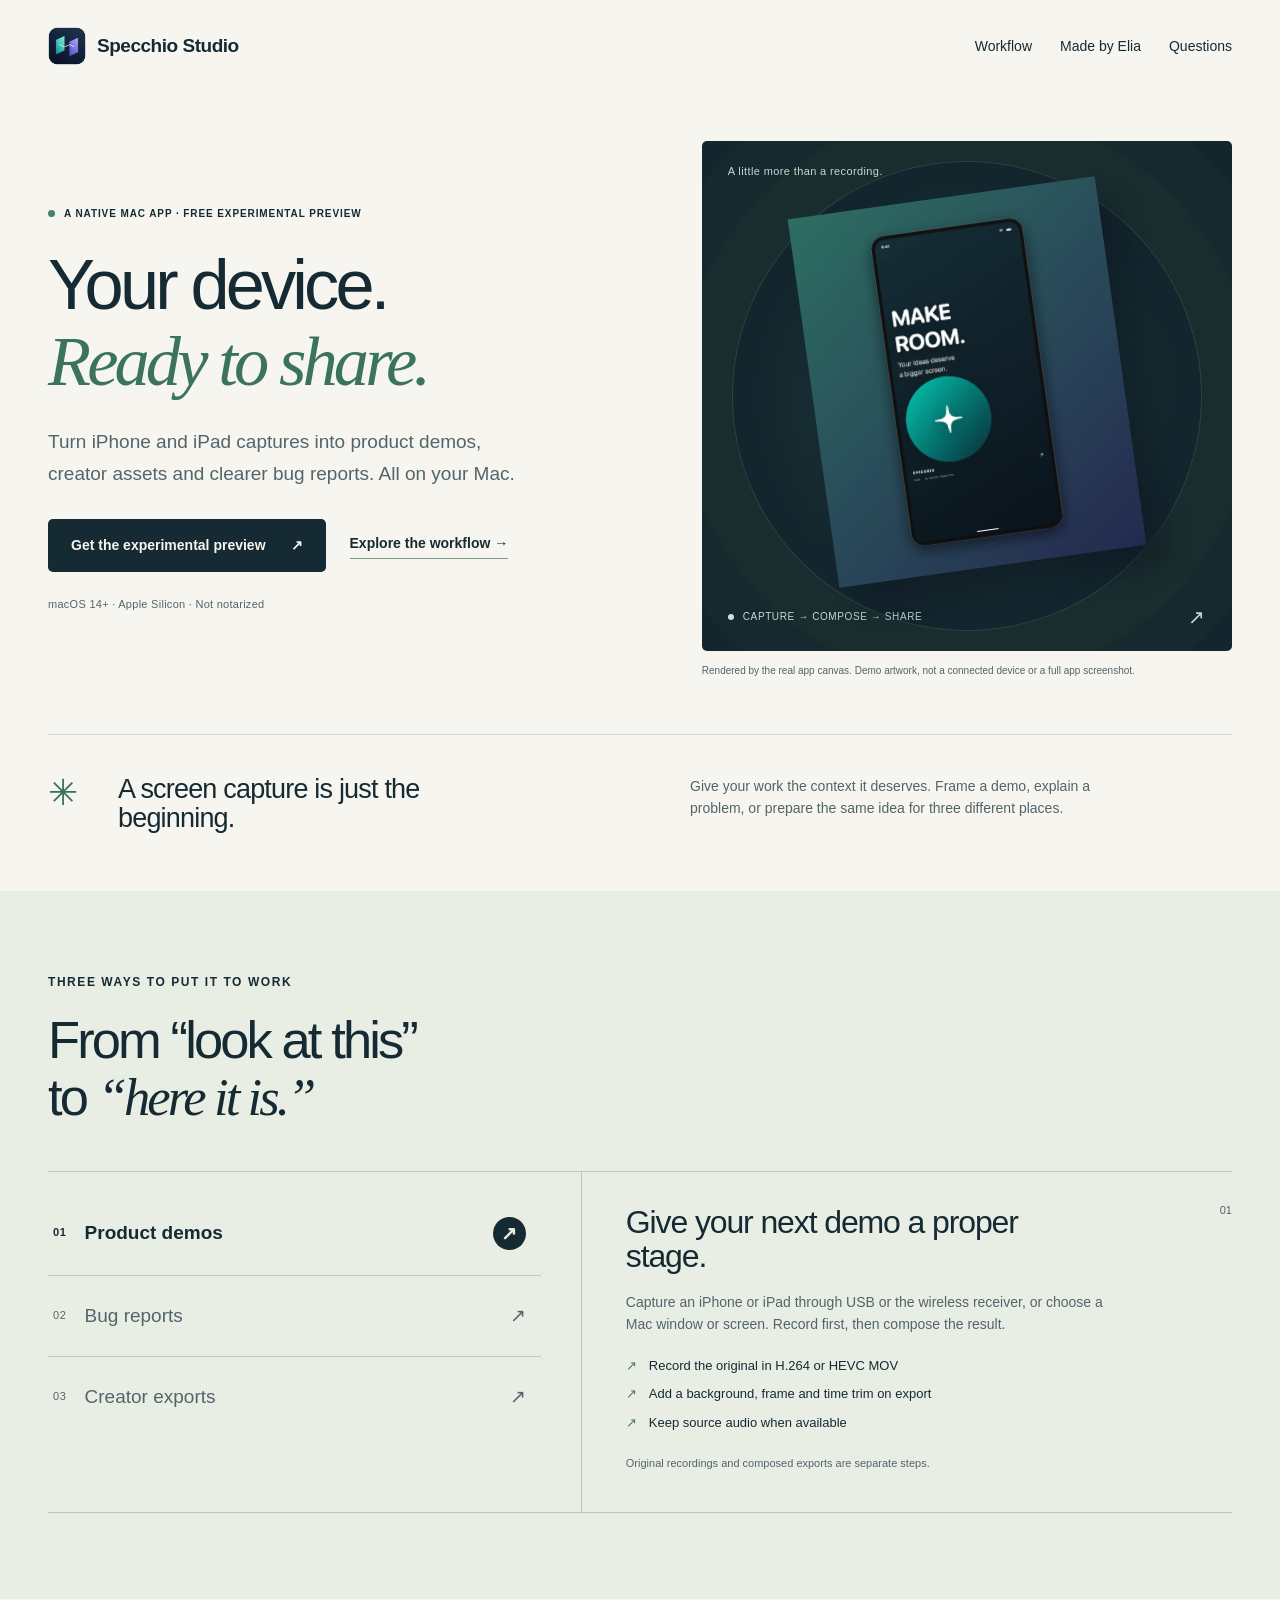
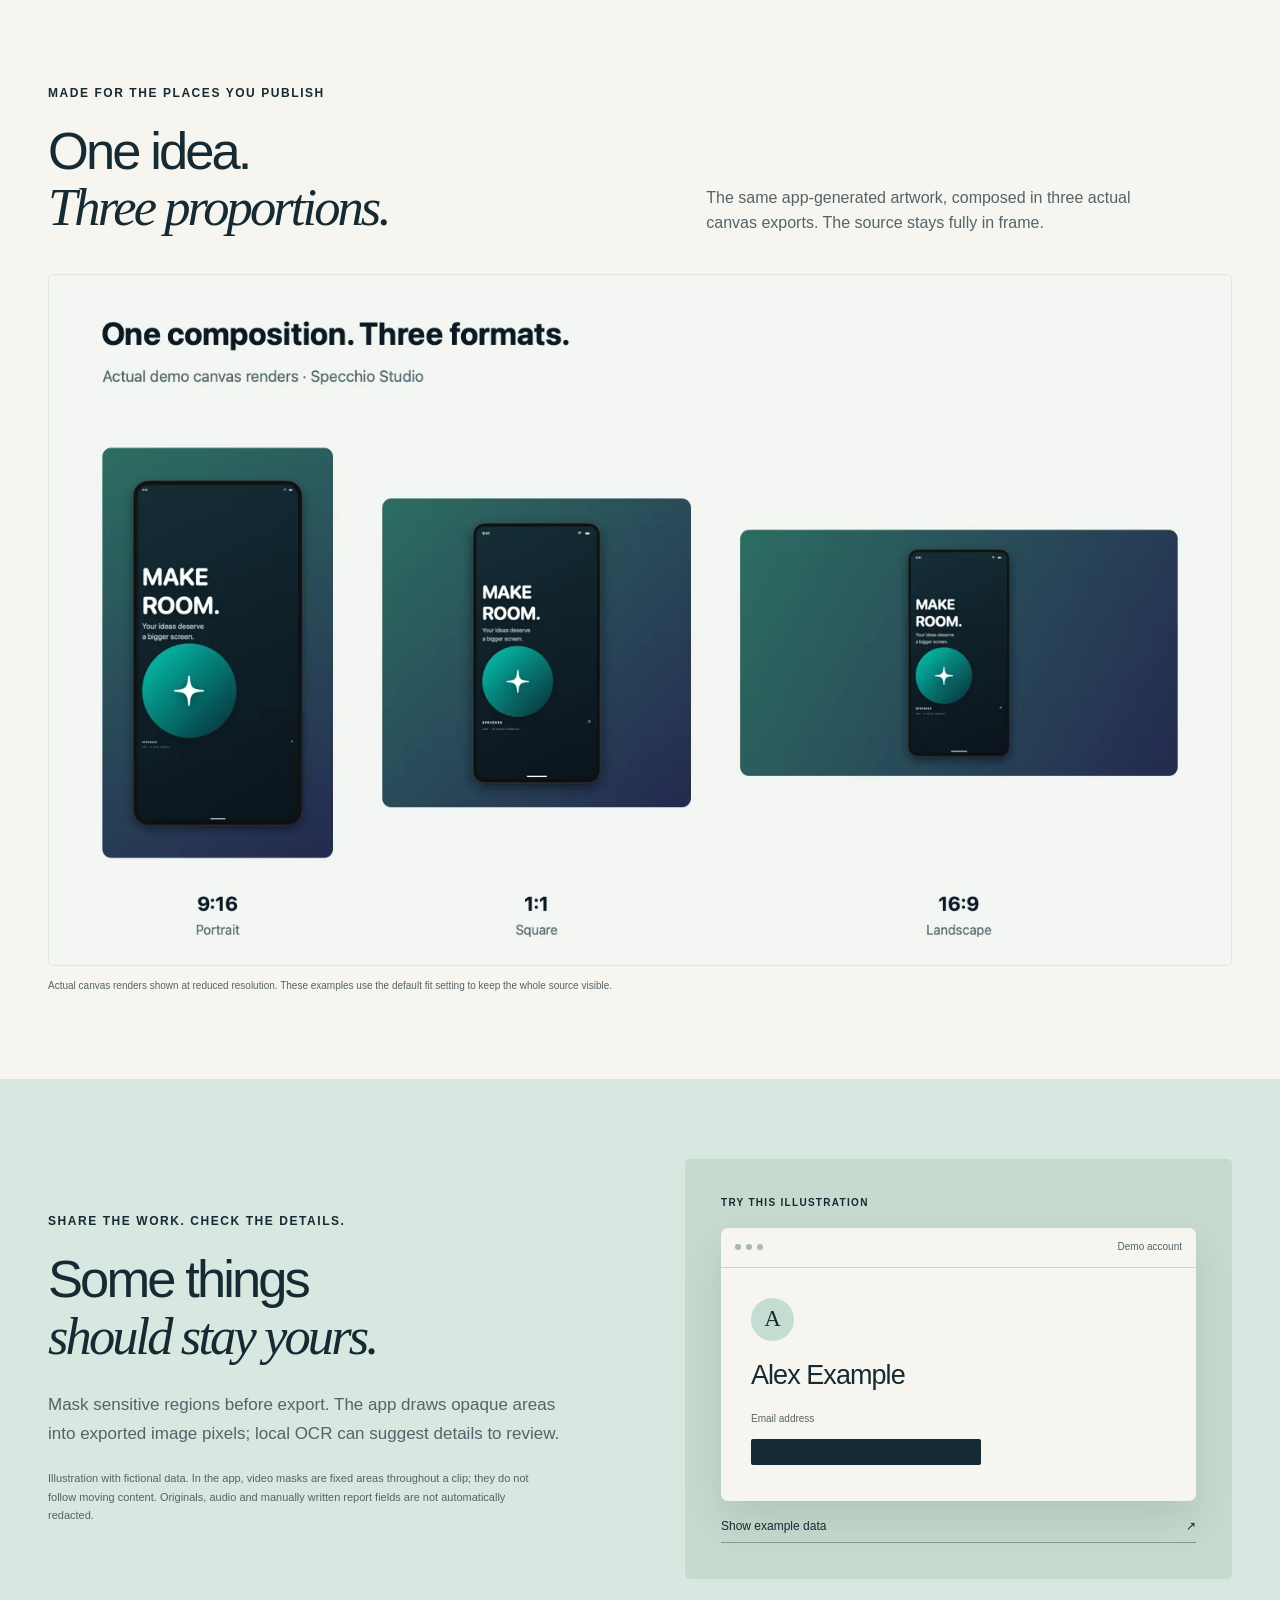
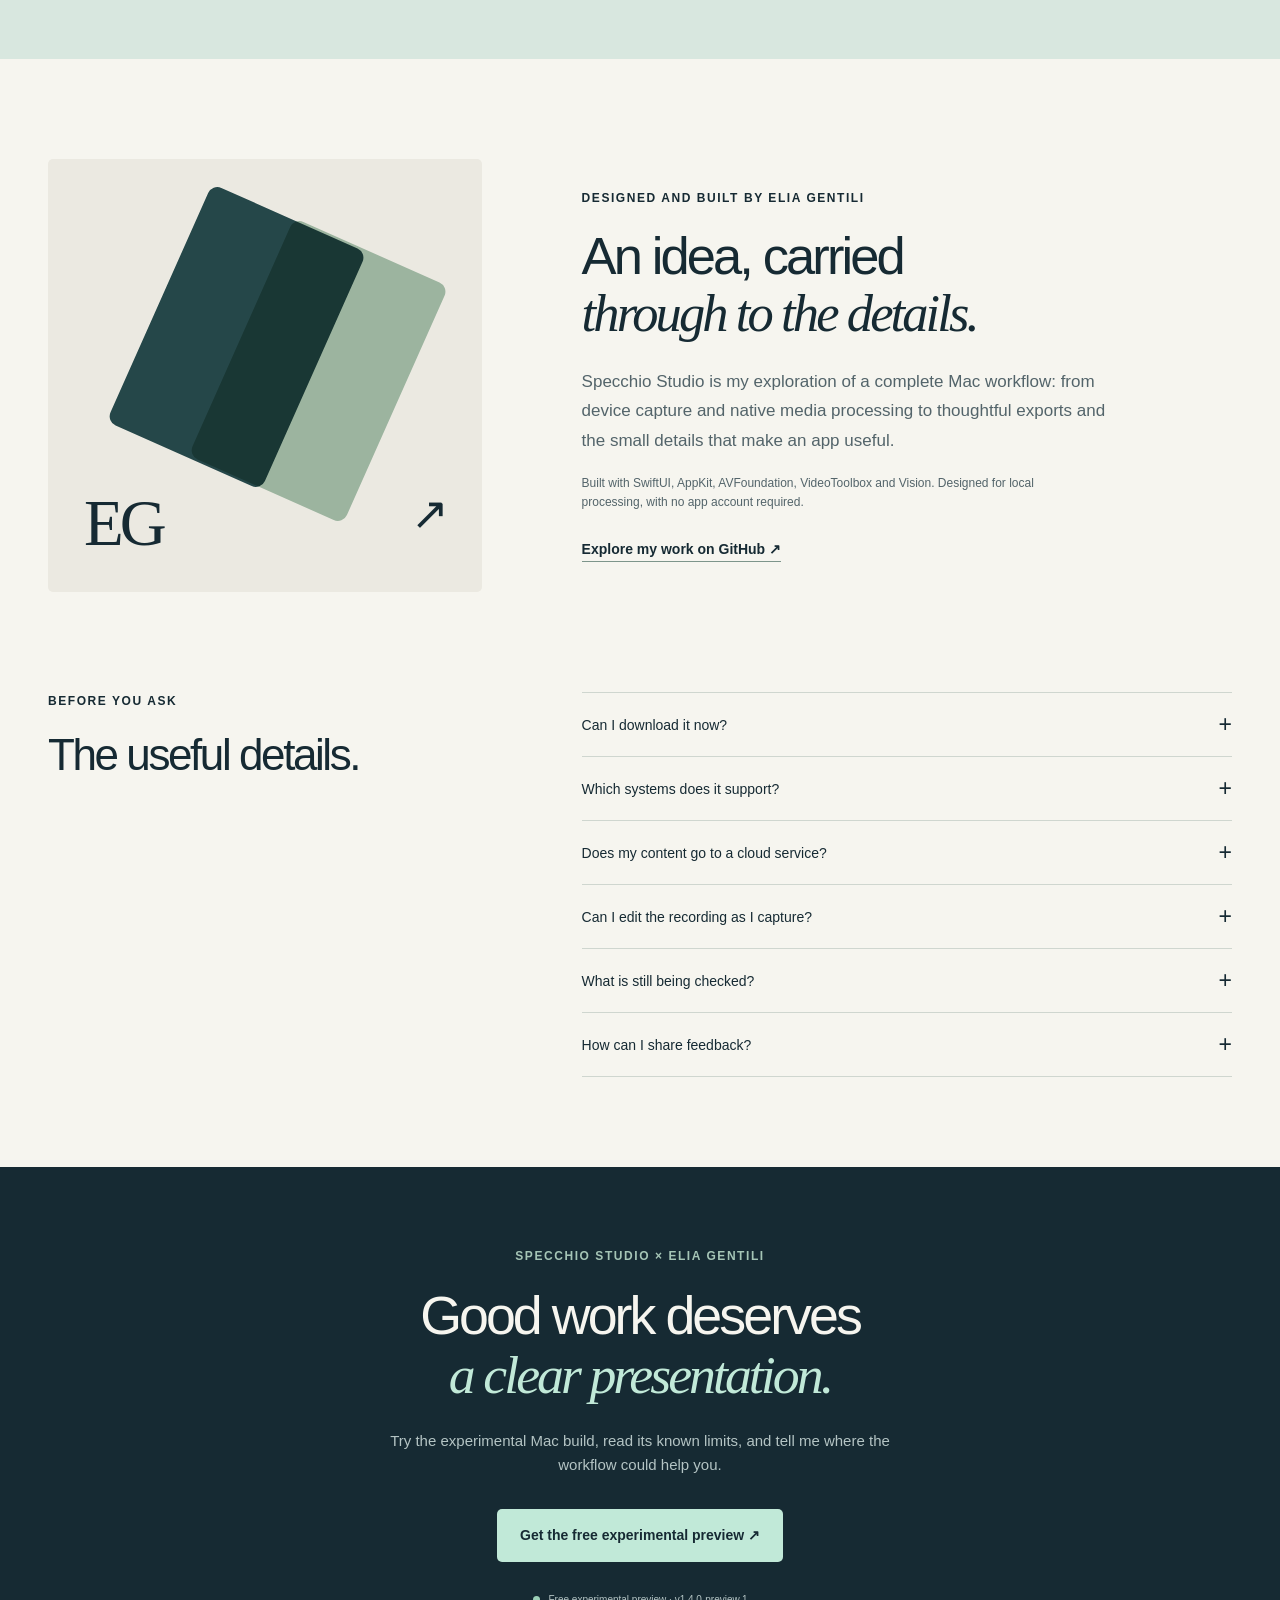
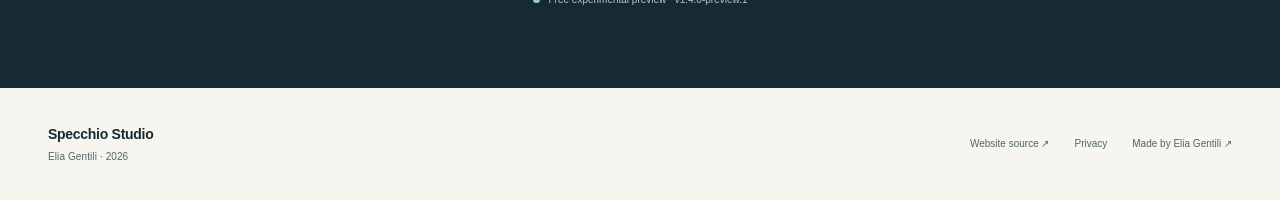
<file: docs/index.html>
<!doctype html>
<html lang="en" class="no-js"><head><meta charset="utf-8"><meta name="viewport" content="width=device-width, initial-scale=1">
<title>Specchio Studio — Your device. Ready to share.</title><meta name="description" content="A native Mac workflow by Elia Gentili for iPhone and iPad demos, annotated bug reports and creator exports. Free experimental preview for Apple Silicon Macs.">
<meta name="theme-color" content="#f6f5ef"><meta name="color-scheme" content="light">
<link rel="canonical" href="https://eliagentili.github.io/specchio-studio-site/">
<meta property="og:type" content="website"><meta property="og:title" content="Specchio Studio — Your device. Ready to share."><meta property="og:description" content="A native Mac workflow by Elia Gentili for iPhone and iPad demos, annotated bug reports and creator exports. Free experimental preview for Apple Silicon Macs."><meta property="og:url" content="https://eliagentili.github.io/specchio-studio-site/"><meta property="og:site_name" content="Specchio Studio"><meta property="og:locale" content="en_US"><meta property="og:image" content="https://eliagentili.github.io/specchio-studio-site/assets/social-card.png?v=be435b862655"><meta property="og:image:width" content="1200"><meta property="og:image:height" content="630"><meta property="og:image:alt" content="Specchio Studio — Elia Gentili">
<meta name="twitter:image:alt" content="Specchio Studio — Elia Gentili"><meta name="twitter:card" content="summary_large_image"><meta name="twitter:title" content="Specchio Studio — Your device. Ready to share."><meta name="twitter:description" content="A native Mac workflow by Elia Gentili for iPhone and iPad demos, annotated bug reports and creator exports. Free experimental preview for Apple Silicon Macs."><meta name="twitter:image" content="https://eliagentili.github.io/specchio-studio-site/assets/social-card.png?v=be435b862655">
<link rel="icon" href="assets/favicon.svg?v=3a76e3d73c35" type="image/svg+xml"><link rel="apple-touch-icon" href="assets/app-icon.png?v=c1a6d2e380df"><link rel="stylesheet" href="styles.css?v=45651c10a073"><script src="site.js?v=a2feb72e18ea" defer></script><script type="application/ld+json">{"@context": "https://schema.org", "@type": "WebSite", "name": "Specchio Studio", "url": "https://eliagentili.github.io/specchio-studio-site/", "inLanguage": "en", "description": "A native Mac workflow by Elia Gentili for iPhone and iPad demos, annotated bug reports and creator exports. Free experimental preview for Apple Silicon Macs.", "author": {"@type": "Person", "name": "Elia Gentili", "url": "https://github.com/eliagentili"}}</script></head><body><a class="skip" href="#main">Skip to content</a>
<header class="shell header"><a class="brand" href="./" aria-label="Specchio Studio"><img src="assets/app-icon.png?v=c1a6d2e380df" width="38" height="38" alt=""><span>Specchio Studio</span></a><nav aria-label="Main navigation"><a href="#workflow">Workflow</a><a href="#maker">Made by Elia</a><a href="#questions">Questions</a></nav></header>
<main id="main">
<section class="shell hero"><div class="hero-copy"><p class="eyebrow status"><span></span>A native Mac app · Free experimental preview</p><h1>Your device.<br><em>Ready to share.</em></h1><p class="hero-intro">Turn iPhone and iPad captures into product demos, creator assets and clearer bug reports. All on your Mac.</p><div class="actions"><a class="button" href="https://github.com/eliagentili/specchio-studio/releases/tag/v1.4.0-preview.1">Get the experimental preview <span aria-hidden="true">↗</span></a><a class="text-link" href="#workflow">Explore the workflow <span aria-hidden="true">→</span></a></div><p class="requirements">macOS 14+ · Apple Silicon · Not notarized</p></div><figure class="hero-figure"><div class="stage"><p class="stage-label">A little more than a recording.</p><div class="stage-orbit" aria-hidden="true"></div><img class="hero-art" src="assets/demo-preview.webp?v=de64c05fa2f3" width="1000" height="1200" alt="Actual app-generated demo composition: MAKE ROOM artwork in a generic device frame on a green and navy background." fetchpriority="high"><div class="stage-bottom"><span class="stage-dot"></span>Capture → Compose → Share<span aria-hidden="true">↗</span></div></div><figcaption>Rendered by the real app canvas. Demo artwork, not a connected device or a full app screenshot.</figcaption></figure></section>
<div class="shell bridge"><span class="asterisk" aria-hidden="true">✳</span><h2>A screen capture is just the beginning.</h2><p>Give your work the context it deserves. Frame a demo, explain a problem, or prepare the same idea for three different places.</p></div>
<section class="workflow-wrap" id="workflow"><div class="shell"><p class="eyebrow">Three ways to put it to work</p><h2 class="section-title">From “look at this”<br>to <em>“here it is.”</em></h2><div class="workflow"><div class="workflow-tabs" role="tablist" aria-label="Workflows"><button id="tab-0" class="workflow-tab" role="tab" aria-selected="true" aria-controls="panel-0" tabindex="0" type="button"><span>01</span>Product demos<span class="tab-arrow" aria-hidden="true">↗</span></button><button id="tab-1" class="workflow-tab" role="tab" aria-selected="false" aria-controls="panel-1" tabindex="-1" type="button"><span>02</span>Bug reports<span class="tab-arrow" aria-hidden="true">↗</span></button><button id="tab-2" class="workflow-tab" role="tab" aria-selected="false" aria-controls="panel-2" tabindex="-1" type="button"><span>03</span>Creator exports<span class="tab-arrow" aria-hidden="true">↗</span></button></div><div class="workflow-panels"><section id="panel-0" class="workflow-panel" role="tabpanel" aria-labelledby="tab-0" tabindex="0" ><span class="panel-number" aria-hidden="true">01</span><h3>Give your next demo a proper stage.</h3><p>Capture an iPhone or iPad through USB or the wireless receiver, or choose a Mac window or screen. Record first, then compose the result.</p><ul><li>Record the original in H.264 or HEVC MOV</li><li>Add a background, frame and time trim on export</li><li>Keep source audio when available</li></ul><p class="fine">Original recordings and composed exports are separate steps.</p></section><section id="panel-1" class="workflow-panel" role="tabpanel" aria-labelledby="tab-1" tabindex="0" hidden><span class="panel-number" aria-hidden="true">02</span><h3>Make the problem easier to understand.</h3><p>Put steps, expected behavior and the actual result beside an annotated screenshot. Export one folder with Markdown, JSON and image attachments.</p><ul><li>Annotate and extract text with local OCR</li><li>Draw opaque masks or review OCR suggestions</li><li>Unmasked originals are excluded by default</li></ul><p class="fine">Review report text and attachments before sharing. Detection can miss sensitive details.</p></section><section id="panel-2" class="workflow-panel" role="tabpanel" aria-labelledby="tab-2" tabindex="0" hidden><span class="panel-number" aria-hidden="true">03</span><h3>One composition. More places to share it.</h3><p>Prepare portrait, square and landscape assets together, with a cover and a file manifest. Save a style to make the next export feel consistent.</p><ul><li>9:16, 1:1 and 16:9 image or video packages</li><li>A cover with an optional title</li><li>Reusable backgrounds, framing and orientation</li></ul><p class="fine">Video presets: 1080 × 1920, 1080 × 1080 and 1920 × 1080.</p></section></div></div></div></section>
<section class="shell formats"><div class="split-heading"><div><p class="eyebrow">Made for the places you publish</p><h2 class="section-title">One idea.<br><em>Three proportions.</em></h2></div><p>The same app-generated artwork, composed in three actual canvas exports. The source stays fully in frame.</p></div><figure><img src="assets/formats-proof.webp?v=714dd4285ab8" width="1440" height="840" alt="Three real app canvas renders of the same demo in portrait 9:16, square 1:1 and landscape 16:9." loading="lazy"><figcaption>Actual canvas renders shown at reduced resolution. These examples use the default fit setting to keep the whole source visible.</figcaption></figure></section>
<section class="privacy-wrap"><div class="shell privacy-grid"><div><p class="eyebrow">Share the work. Check the details.</p><h2 class="section-title">Some things<br><em>should stay yours.</em></h2><p class="section-body">Mask sensitive regions before export. The app draws opaque areas into exported image pixels; local OCR can suggest details to review.</p><p class="fine">Illustration with fictional data. In the app, video masks are fixed areas throughout a clip; they do not follow moving content. Originals, audio and manually written report fields are not automatically redacted.</p></div><div class="privacy-example"><p class="eyebrow">Try this illustration</p><div class="sample-card"><div class="sample-bar"><span></span><span></span><span></span><span class="sample-title">Demo account</span></div><div class="sample-content"><span class="avatar" aria-hidden="true">A</span><h3>Alex Example</h3><p>Email address</p><div class="sample-value" aria-live="polite"><span class="mask-placeholder">Masked in this illustration</span><span class="example-email" hidden>demo@example.invalid</span></div></div></div><button class="mask-toggle" type="button" aria-pressed="false" data-show="Show example data" data-hide="Hide example data">Show example data <span aria-hidden="true">↗</span></button></div></div></section>
<section class="shell maker" id="maker"><div class="maker-mark" aria-hidden="true"><div class="mirror-one"></div><div class="mirror-two"></div><span>EG<span>↗</span></span></div><div><p class="eyebrow">Designed and built by Elia Gentili</p><h2 class="section-title">An idea, carried<br><em>through to the details.</em></h2><p class="section-body">Specchio Studio is my exploration of a complete Mac workflow: from device capture and native media processing to thoughtful exports and the small details that make an app useful.</p><p class="maker-stack">Built with SwiftUI, AppKit, AVFoundation, VideoToolbox and Vision. Designed for local processing, with no app account required.</p><a class="text-link" href="https://github.com/eliagentili">Explore my work on GitHub ↗</a></div></section>
<section class="shell questions" id="questions"><div><p class="eyebrow">Before you ask</p><h2 class="section-title">The useful details.</h2></div><div class="faq-list"><details><summary>Can I download it now?<span aria-hidden="true">+</span></summary><p>Yes. The free experimental preview v1.4.0-preview.1 includes the app ZIP, corresponding source and checksums. It is signed ad hoc and is not notarized; Gatekeeper assessment rejects this build. Read the requirements, known limits and open rights questions on the <a href="https://github.com/eliagentili/specchio-studio/releases/tag/v1.4.0-preview.1">release page</a> before downloading.</p></details><details><summary>Which systems does it support?<span aria-hidden="true">+</span></summary><p>The current target is macOS 14 or later on Apple Silicon. The app captures iPhone, iPad and Mac sources. There are no Windows or Linux versions. Starting with version 1.4, the app interface supports English and Italian; choose your language in the app settings.</p></details><details><summary>Does my content go to a cloud service?<span aria-hidden="true">+</span></summary><p>Capture, OCR and composition run locally on your Mac, without an app account. This website has no analytics, advertising, remote fonts or third-party embeds. GitHub hosts it and handles ordinary request data.</p></details><details><summary>Can I edit the recording as I capture?<span aria-hidden="true">+</span></summary><p>The app records the source first. You then open the video composition tool to add framing, backgrounds, trim and fixed privacy masks. Composed video exports use H.264.</p></details><details><summary>What is still being checked?<span aria-hidden="true">+</span></summary><p>More tests with physical devices, long sessions and first launch on another Mac are pending. The current local build is not notarized. Code and asset provenance, name availability and distribution rights also need review before a stable release.</p></details><details><summary>How can I share feedback?<span aria-hidden="true">+</span></summary><p>Use the public website repository for suggestions about the project and its presentation. Do not include personal data or private recordings in a public issue.</p></details></div></section>
<section class="closing"><div class="shell"><p class="eyebrow">Specchio Studio × Elia Gentili</p><h2 class="section-title">Good work deserves<br><em>a clear presentation.</em></h2><p>Try the experimental Mac build, read its known limits, and tell me where the workflow could help you.</p><a class="button light" href="https://github.com/eliagentili/specchio-studio/releases/tag/v1.4.0-preview.1">Get the free experimental preview ↗</a><p class="closing-status"><span></span>Free experimental preview · v1.4.0-preview.1</p></div></section></main><footer class="shell footer"><a class="wordmark" href="./">Specchio Studio<span class="footer-by">Elia Gentili · 2026</span></a><div><a href="https://github.com/eliagentili/specchio-studio-site">Website source ↗</a><a href="privacy.html">Privacy</a><a href="https://github.com/eliagentili">Made by Elia Gentili ↗</a></div></footer></body></html>
</file>
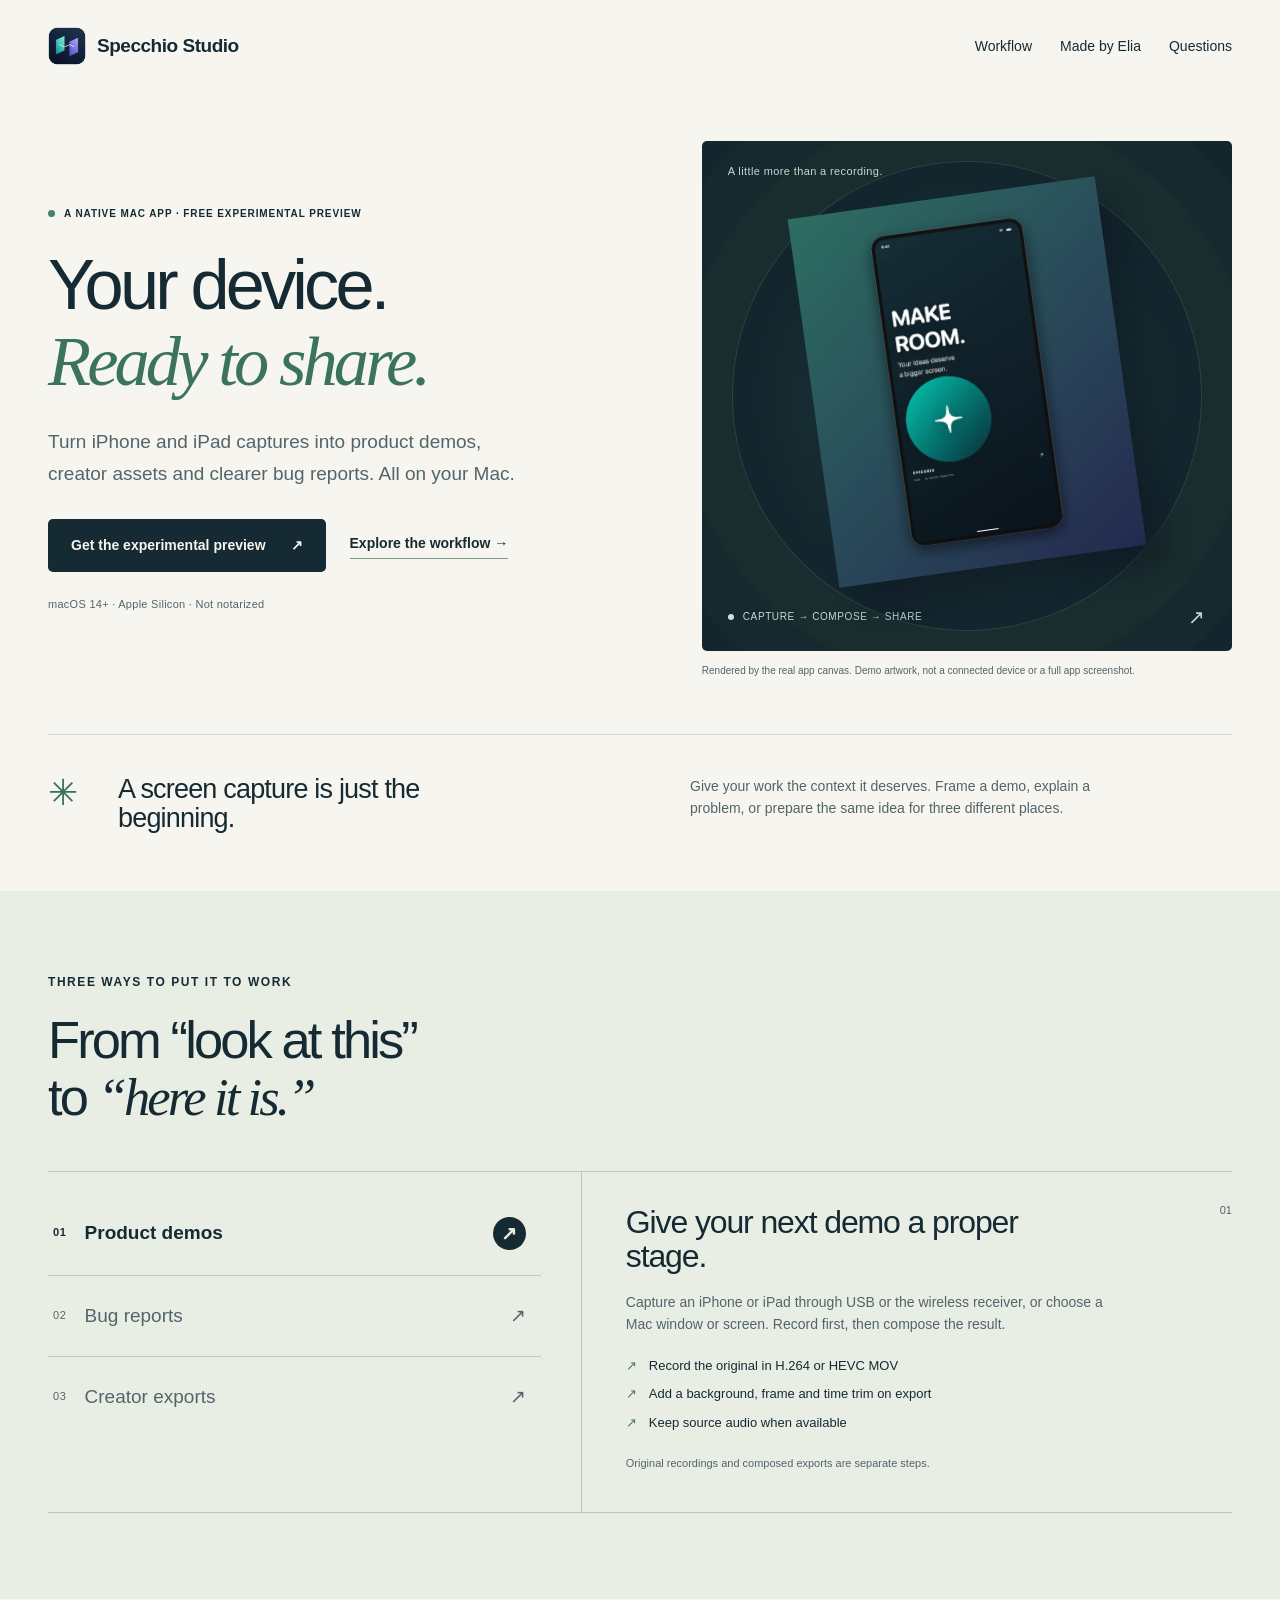
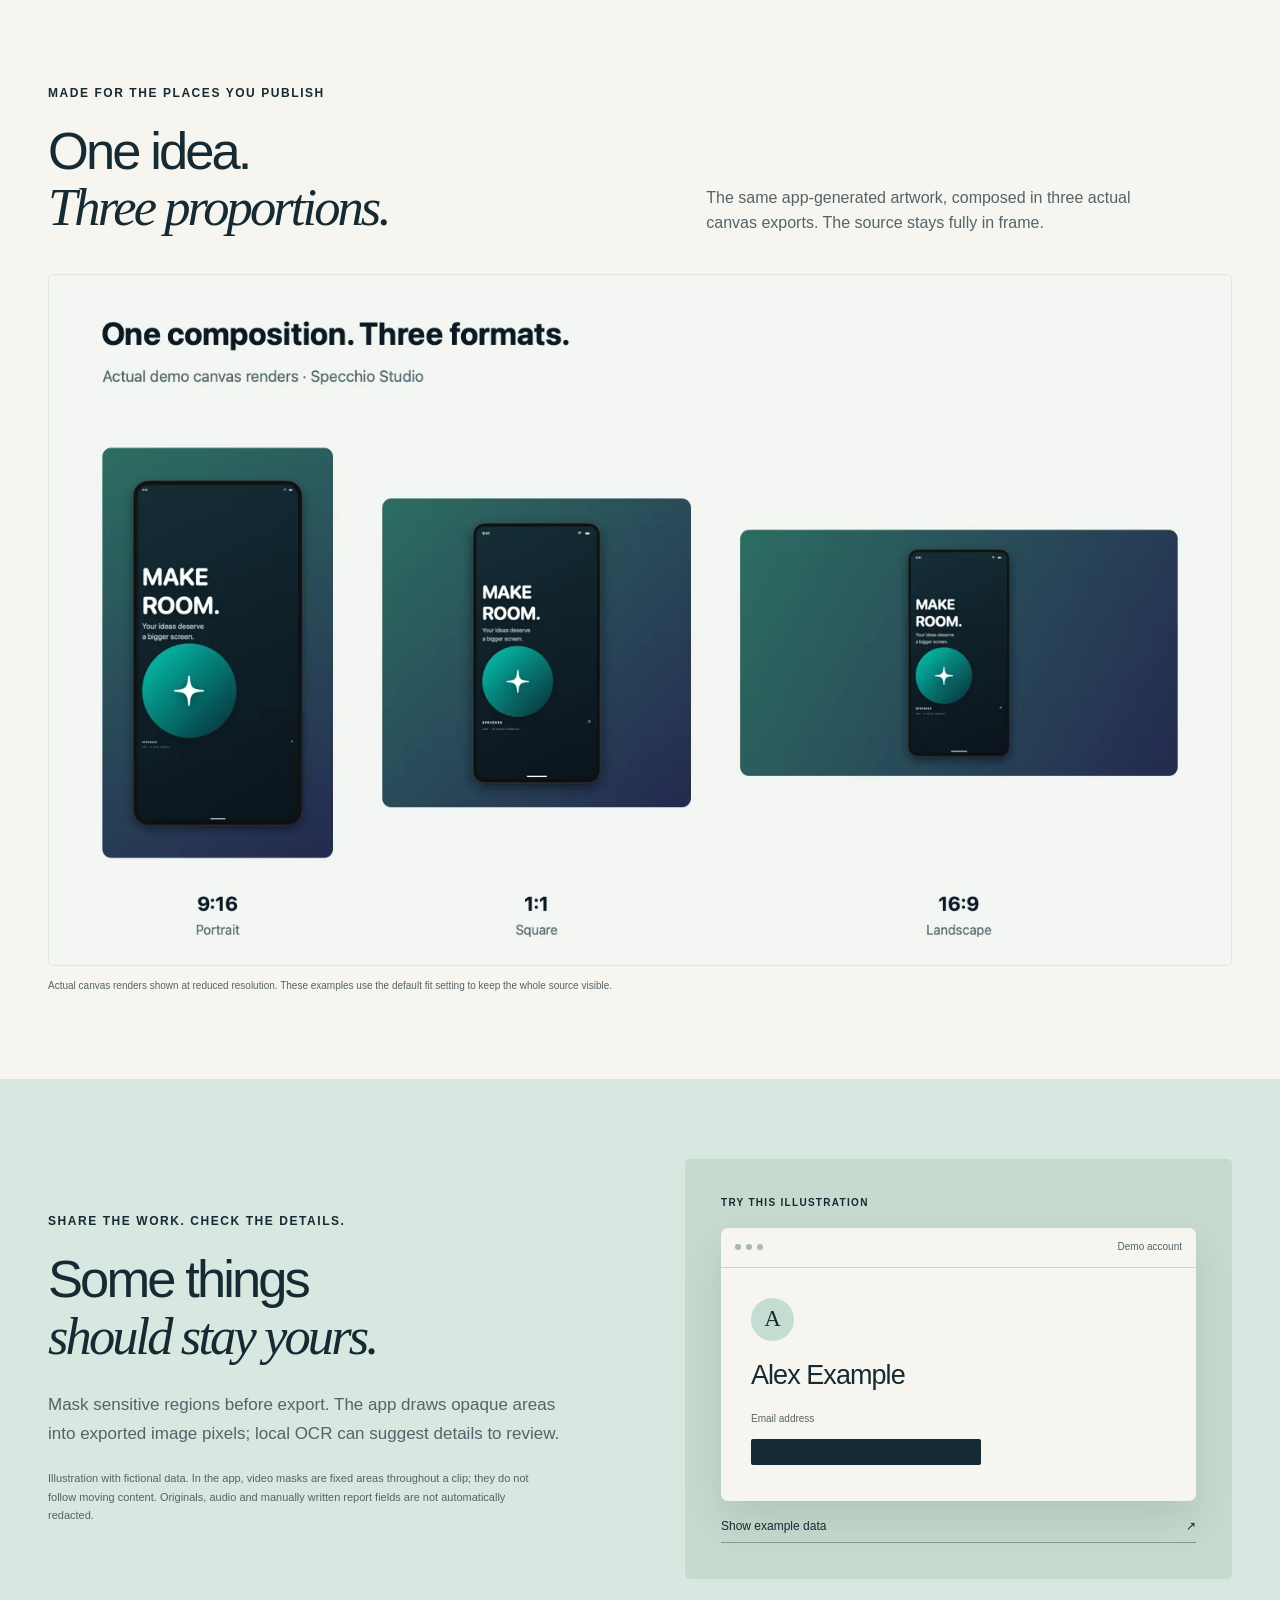
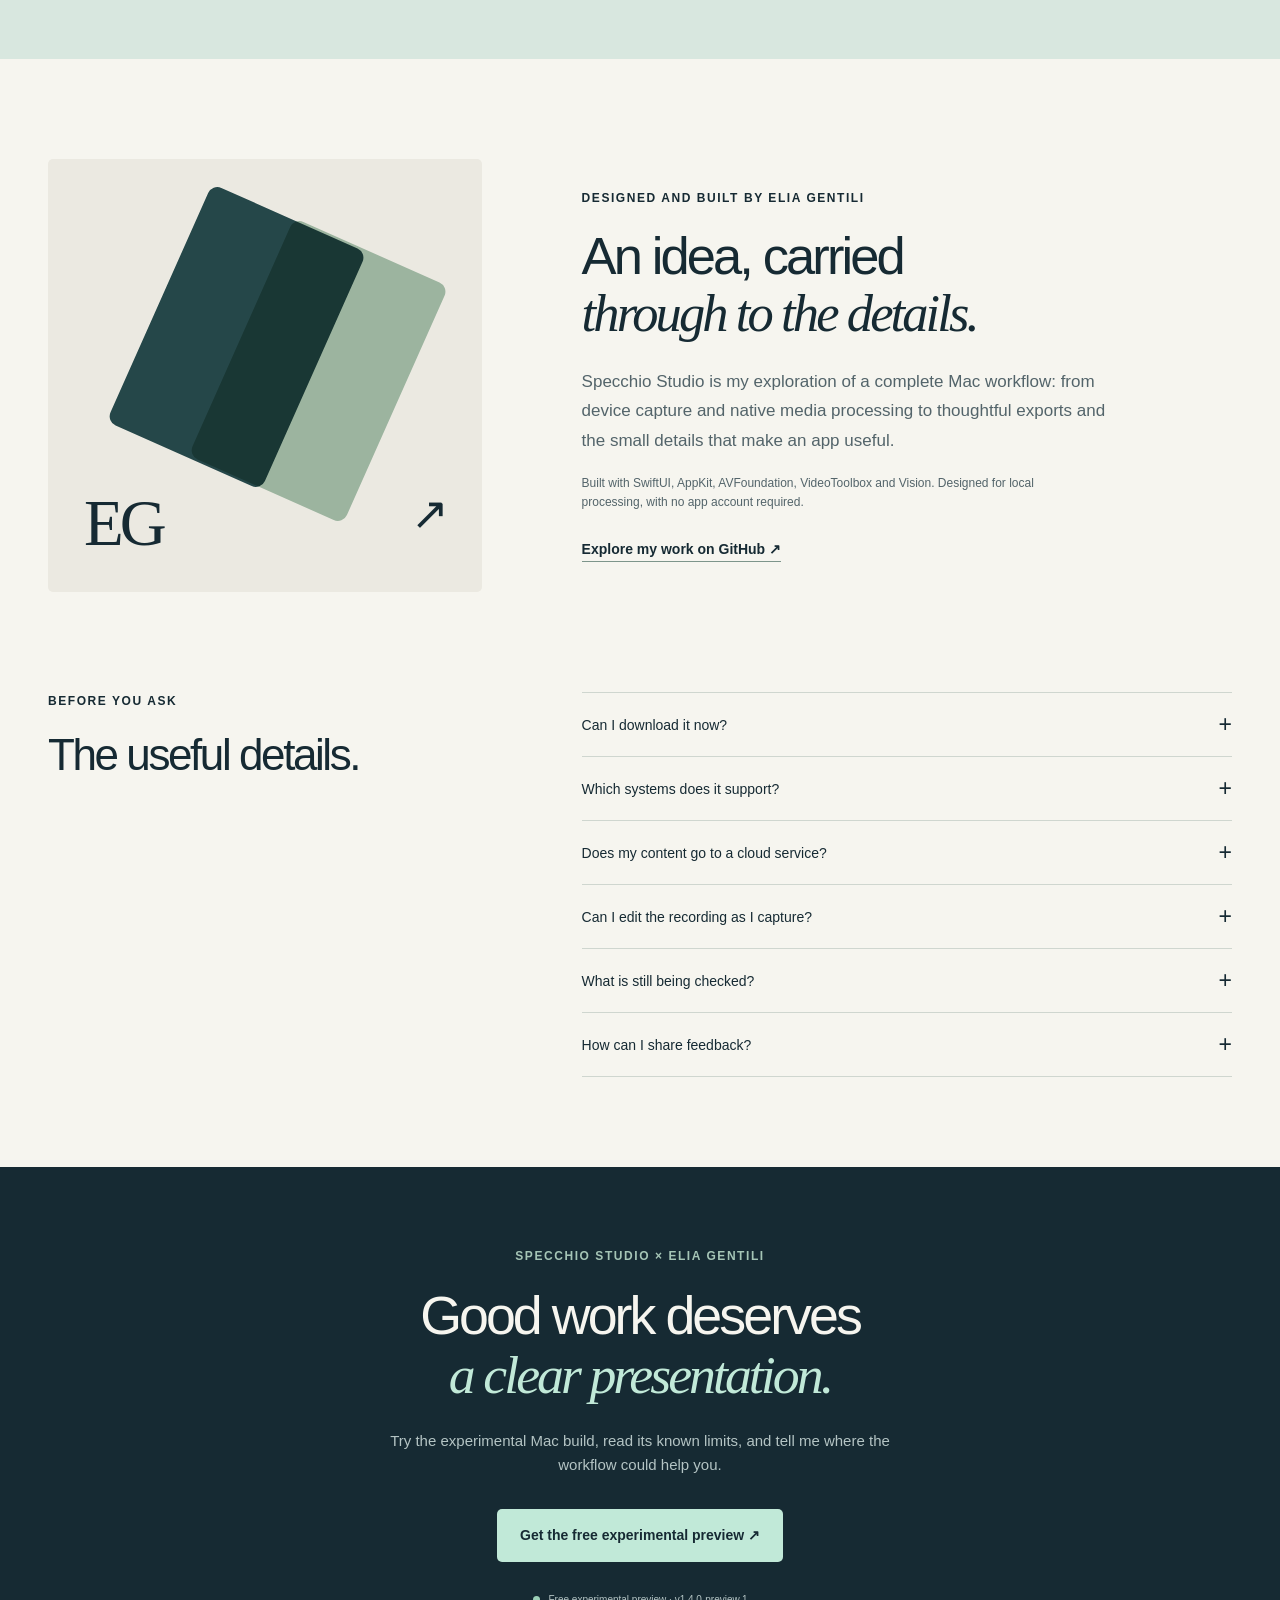
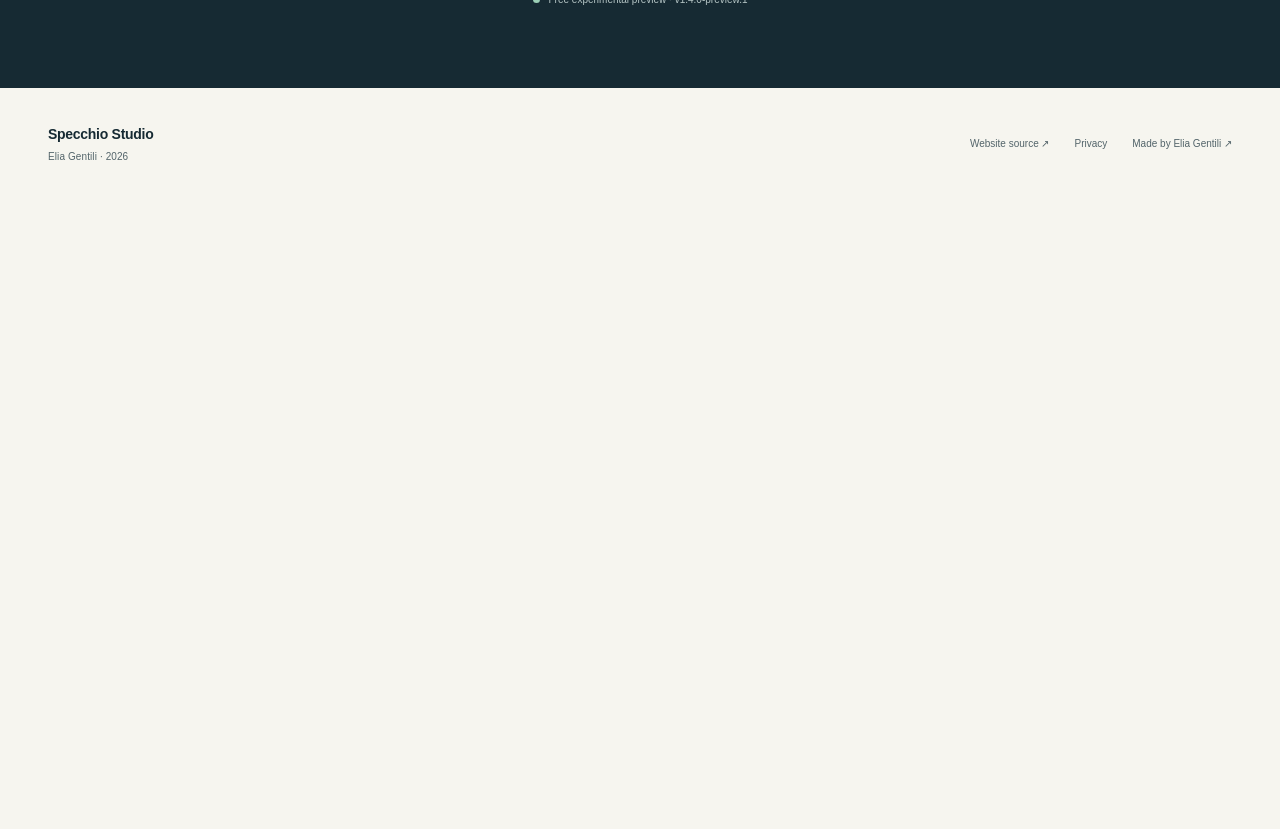
<file: docs/it/index.html>
<!doctype html>
<html lang="en"><head><meta charset="utf-8"><meta name="viewport" content="width=device-width,initial-scale=1">
<title>Continue to Specchio Studio</title><meta name="robots" content="noindex,follow">
<meta http-equiv="refresh" content="0;url=../"><link rel="canonical" href="https://eliagentili.github.io/specchio-studio-site/">
<link rel="stylesheet" href="../styles.css?v=45651c10a073"></head><body><main class="shell prose">
<p class="eyebrow">Specchio Studio</p><h1>One website. In English.</h1>
<p>The product website is now in English. The Mac app supports English and Italian.</p>
<a class="button" href="../">Continue to Specchio Studio →</a></main></body></html>
</file>
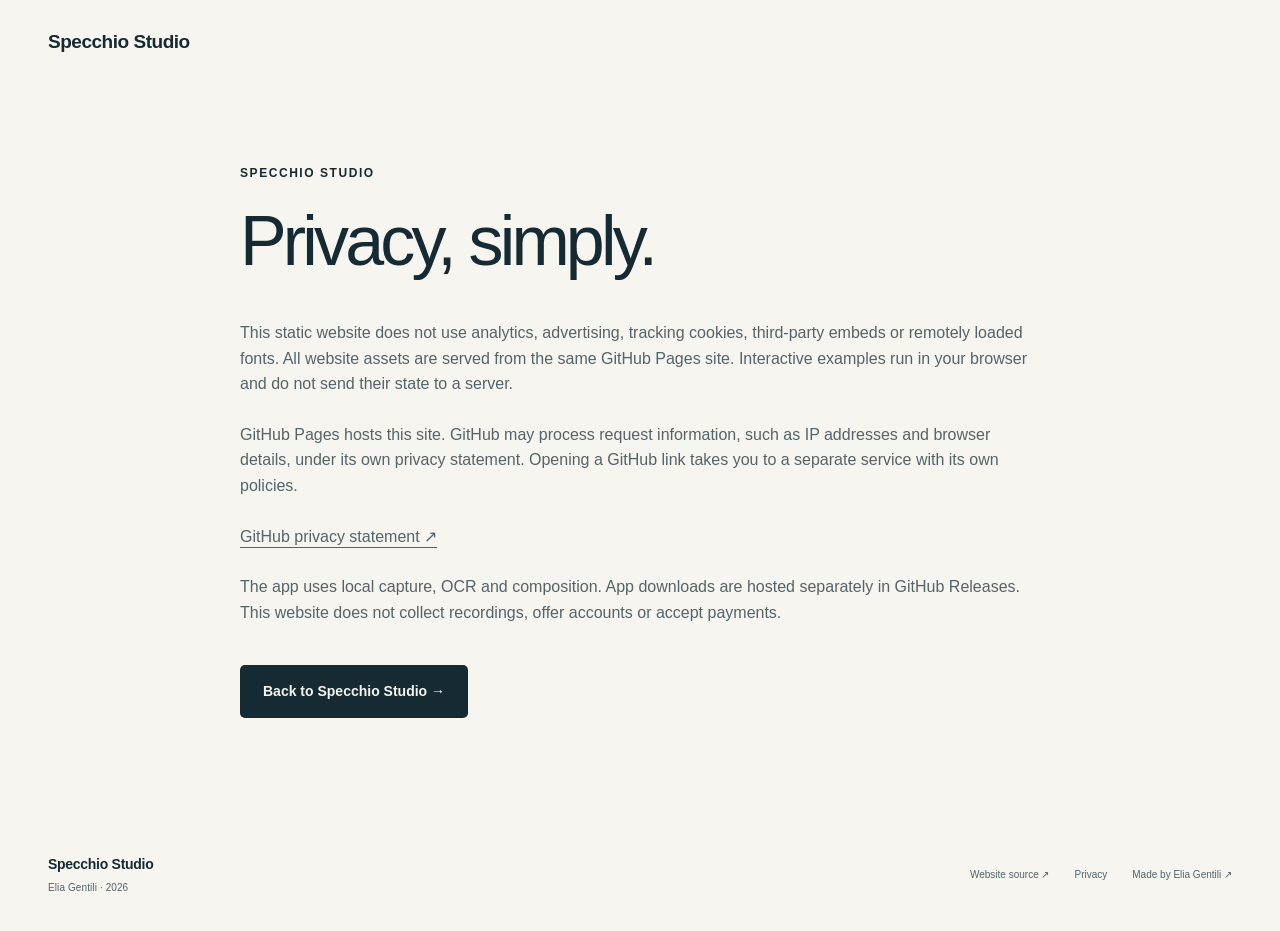
<file: docs/privacy.html>
<!doctype html>
<html lang="en" class="no-js"><head><meta charset="utf-8"><meta name="viewport" content="width=device-width, initial-scale=1">
<title>Privacy, simply. — Specchio Studio</title><meta name="description" content="A native Mac workflow by Elia Gentili for iPhone and iPad demos, annotated bug reports and creator exports. Free experimental preview for Apple Silicon Macs.">
<meta name="theme-color" content="#f6f5ef"><meta name="color-scheme" content="light">
<link rel="canonical" href="https://eliagentili.github.io/specchio-studio-site/privacy.html">
<meta property="og:type" content="website"><meta property="og:title" content="Privacy, simply. — Specchio Studio"><meta property="og:description" content="A native Mac workflow by Elia Gentili for iPhone and iPad demos, annotated bug reports and creator exports. Free experimental preview for Apple Silicon Macs."><meta property="og:url" content="https://eliagentili.github.io/specchio-studio-site/privacy.html"><meta property="og:site_name" content="Specchio Studio"><meta property="og:locale" content="en_US"><meta property="og:image" content="https://eliagentili.github.io/specchio-studio-site/assets/social-card.png?v=be435b862655"><meta property="og:image:width" content="1200"><meta property="og:image:height" content="630"><meta property="og:image:alt" content="Specchio Studio — Elia Gentili">
<meta name="twitter:image:alt" content="Specchio Studio — Elia Gentili"><meta name="twitter:card" content="summary_large_image"><meta name="twitter:title" content="Privacy, simply. — Specchio Studio"><meta name="twitter:description" content="A native Mac workflow by Elia Gentili for iPhone and iPad demos, annotated bug reports and creator exports. Free experimental preview for Apple Silicon Macs."><meta name="twitter:image" content="https://eliagentili.github.io/specchio-studio-site/assets/social-card.png?v=be435b862655">
<link rel="icon" href="assets/favicon.svg?v=3a76e3d73c35" type="image/svg+xml"><link rel="apple-touch-icon" href="assets/app-icon.png?v=c1a6d2e380df"><link rel="stylesheet" href="styles.css?v=45651c10a073"><script src="site.js?v=a2feb72e18ea" defer></script><script type="application/ld+json">{"@context": "https://schema.org", "@type": "WebSite", "name": "Specchio Studio", "url": "https://eliagentili.github.io/specchio-studio-site/", "inLanguage": "en", "description": "A native Mac workflow by Elia Gentili for iPhone and iPad demos, annotated bug reports and creator exports. Free experimental preview for Apple Silicon Macs.", "author": {"@type": "Person", "name": "Elia Gentili", "url": "https://github.com/eliagentili"}}</script></head><body><header class="shell header"><a class="brand" href="./">Specchio Studio</a></header><main class="shell prose" id="main"><p class="eyebrow">Specchio Studio</p><h1>Privacy, simply.</h1><p>This static website does not use analytics, advertising, tracking cookies, third-party embeds or remotely loaded fonts. All website assets are served from the same GitHub Pages site. Interactive examples run in your browser and do not send their state to a server.</p><p>GitHub Pages hosts this site. GitHub may process request information, such as IP addresses and browser details, under its own privacy statement. Opening a GitHub link takes you to a separate service with its own policies.</p><p><a href="https://docs.github.com/en/site-policy/privacy-policies/github-general-privacy-statement">GitHub privacy statement ↗</a></p><p>The app uses local capture, OCR and composition. App downloads are hosted separately in GitHub Releases. This website does not collect recordings, offer accounts or accept payments.</p><a class="button" href="./">Back to Specchio Studio →</a></main><footer class="shell footer"><a class="wordmark" href="./">Specchio Studio<span class="footer-by">Elia Gentili · 2026</span></a><div><a href="https://github.com/eliagentili/specchio-studio-site">Website source ↗</a><a href="privacy.html">Privacy</a><a href="https://github.com/eliagentili">Made by Elia Gentili ↗</a></div></footer></body></html>
</file>
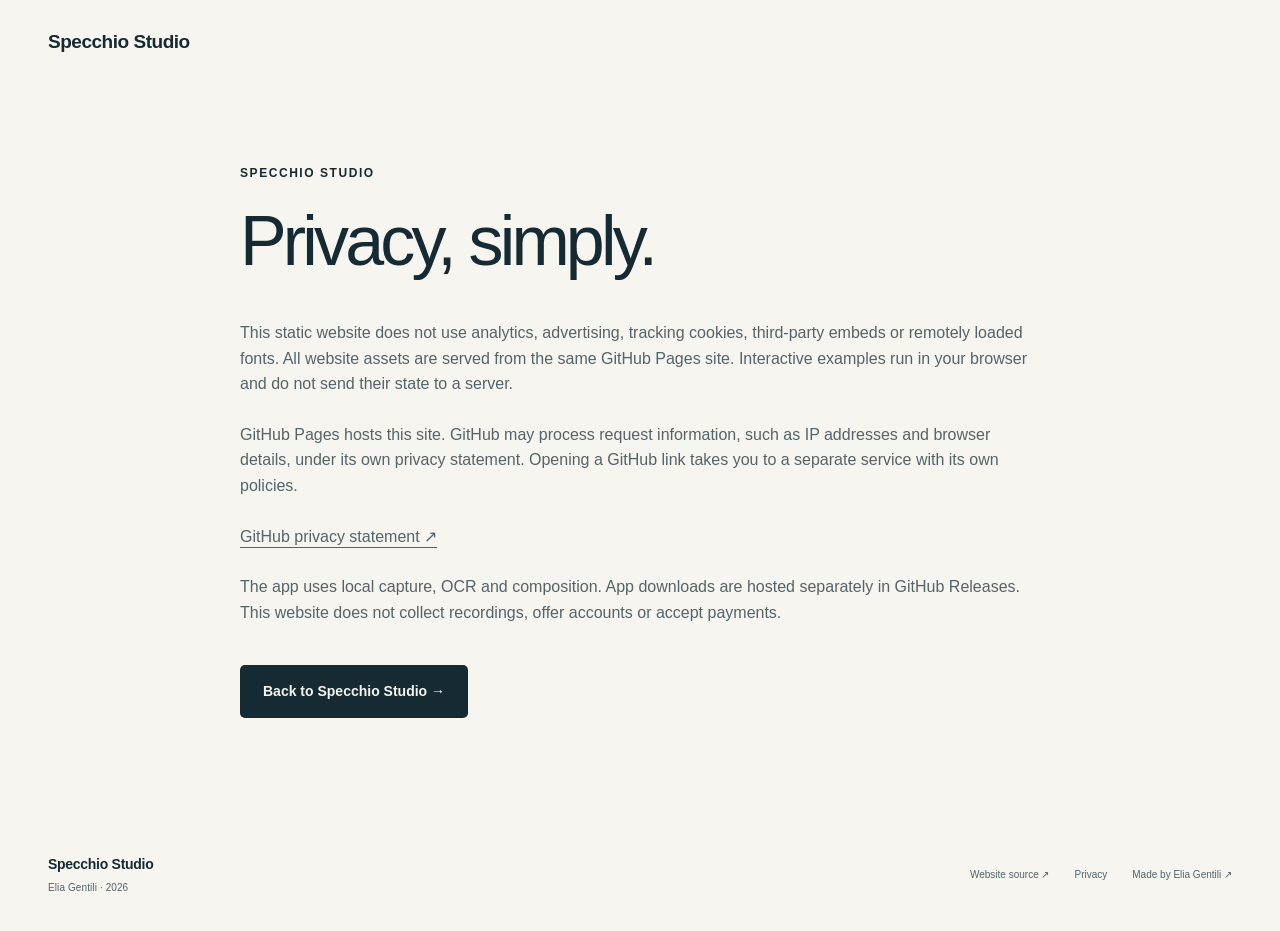
<file: docs/it/privacy.html>
<!doctype html>
<html lang="en"><head><meta charset="utf-8"><meta name="viewport" content="width=device-width,initial-scale=1">
<title>Continue to Specchio Studio</title><meta name="robots" content="noindex,follow">
<meta http-equiv="refresh" content="0;url=../privacy.html"><link rel="canonical" href="https://eliagentili.github.io/specchio-studio-site/privacy.html">
<link rel="stylesheet" href="../styles.css?v=45651c10a073"></head><body><main class="shell prose">
<p class="eyebrow">Specchio Studio</p><h1>One website. In English.</h1>
<p>The product website is now in English. The Mac app supports English and Italian.</p>
<a class="button" href="../privacy.html">Continue to Specchio Studio →</a></main></body></html>
</file>
<file: docs/styles.css>
:root{--paper:#f6f5ef;--ink:#162a33;--muted:#53646a;--mint:#c1e9d8;--line:#cfd6cf;--serif:Georgia,'Times New Roman',serif;--sans:-apple-system,BlinkMacSystemFont,'Segoe UI',sans-serif}*{box-sizing:border-box}html{scroll-behavior:smooth;scroll-padding-top:32px}body{margin:0;background:var(--paper);color:var(--ink);font-family:var(--sans);font-size:16px;line-height:1.6;-webkit-font-smoothing:antialiased}a{color:inherit;text-underline-offset:5px}button{font:inherit;cursor:pointer}a,button,summary{-webkit-tap-highlight-color:transparent}a:focus-visible,button:focus-visible,summary:focus-visible,[tabindex]:focus-visible{outline:3px solid #417e69;outline-offset:6px}button[hidden],[hidden]{display:none!important}img{max-width:100%;height:auto;display:block}figure,p,h1,h2,h3{margin:0}em{font-family:var(--serif);font-weight:400}h1,h2,h3{line-height:1.08;font-weight:500;letter-spacing:-.055em}h1{font-size:clamp(54px,5.5vw,82px)}h1 em{color:#3c735f}h3{font-size:32px;letter-spacing:-.035em}.shell{width:min(1256px,calc(100% - 96px));margin-inline:auto}.header{display:flex;align-items:center;justify-content:space-between;gap:30px;padding-block:27px}.brand{display:flex;align-items:center;gap:11px;font-weight:650;letter-spacing:-.025em;text-decoration:none;font-size:19px}.brand img{border-radius:10px}.header nav{display:flex;gap:28px;align-items:center}.header nav a{font-size:14px;text-decoration:none}.header nav a:hover{text-decoration:underline}.skip{position:absolute;top:-100px;left:20px;z-index:20;background:var(--ink);color:white;padding:12px 20px}.skip:focus{top:12px}.hero{display:grid;grid-template-columns:1.12fr 1fr;gap:60px;padding-top:49px;padding-bottom:55px;align-items:center}.eyebrow{font-size:12px;text-transform:uppercase;letter-spacing:.13em;line-height:1.5;font-weight:600}.status{display:flex;gap:9px;align-items:center;font-size:10px;letter-spacing:.09em;margin-bottom:26px}.status span,.closing-status span{width:7px;height:7px;flex-shrink:0;background:#44836c;border-radius:100%}.hero-intro{font-size:19px;line-height:1.65;max-width:490px;color:var(--muted);margin-top:27px}.actions{display:flex;gap:24px;align-items:center;flex-wrap:wrap;margin-top:30px}.button{display:inline-flex;align-items:center;gap:25px;background:var(--ink);color:var(--paper);padding:16px 23px;border-radius:5px;text-decoration:none;font-size:14px;font-weight:600;line-height:1.5;transition:transform .2s,background .2s}.button:hover{background:#2c4b51;transform:translateY(-2px)}.text-link{font-size:14px;font-weight:600;text-decoration:none;border-bottom:1px solid #7d958b;padding-bottom:4px}.text-link:hover{border-color:var(--ink)}.requirements{margin-top:24px;font-size:11px;letter-spacing:.025em;color:var(--muted)}.stage{position:relative;isolation:isolate;overflow:hidden;background:#13252d;border-radius:5px;padding:22px 26px 18px;min-height:510px;display:flex;flex-direction:column}.stage-label{color:#c9d6cf;font-size:11px;letter-spacing:.035em;z-index:2}.hero-art{width:310px;height:372px;object-fit:contain;align-self:center;transform:rotate(-8deg);margin:15px 0 24px;z-index:2;filter:drop-shadow(18px 23px 16px #08111b70)}.stage-orbit{width:470px;height:470px;border:1px solid #44605880;border-radius:50%;position:absolute;left:50%;top:50%;transform:translate(-50%,-50%);z-index:-1;box-shadow:0 0 0 52px #29463b25,0 0 0 104px #29463b20;background:radial-gradient(circle,#34625870,transparent 68%)}.stage-bottom{display:flex;align-items:center;gap:9px;color:#c8d8d2;letter-spacing:.06em;text-transform:uppercase;font-size:10px;margin-top:auto}.stage-bottom>span:last-child{margin-left:auto;font-size:20px}.stage-dot{width:6px;height:6px;background:var(--mint);border-radius:50%}figcaption{font-size:10px;line-height:1.6;color:var(--muted);margin-top:12px;max-width:600px}.bridge{padding:40px 0 58px;border-top:1px solid var(--line);display:grid;grid-template-columns:40px 1fr 1fr;gap:30px;align-items:start}.asterisk{font-size:36px;line-height:1;color:#35735c}.bridge h2{font-size:27px;letter-spacing:-.03em;max-width:360px}.bridge p{font-size:14px;color:var(--muted);max-width:425px}.workflow-wrap{background:#e9eee5;padding-block:82px 86px}.section-title{font-size:clamp(38px,4.1vw,61px);margin-top:21px}.workflow{display:grid;grid-template-columns:.9fr 1.1fr;margin-top:45px;border-top:1px solid #bdc9bd;border-bottom:1px solid #bdc9bd}.workflow-tabs{padding:20px 40px 20px 0}.workflow-tab{border:0;border-bottom:1px solid #bdc9bd;background:transparent;width:100%;padding:25px 15px 25px 5px;text-align:left;display:flex;align-items:center;gap:18px;color:var(--muted);font-size:19px}.workflow-tab:last-child{border-bottom:0}.workflow-tab>span:first-child{font-size:11px;font-variant-numeric:tabular-nums;letter-spacing:.06em}.tab-arrow{margin-left:auto}.workflow-tab[aria-selected=true]{color:var(--ink);font-weight:600}.workflow-tab[aria-selected=true] .tab-arrow{background:var(--ink);color:#e9eee5;width:33px;height:33px;text-align:center;border-radius:50%;line-height:33px}.workflow-panels{border-left:1px solid #bdc9bd;padding:33px 0 32px 44px;min-height:340px;position:relative}.workflow-panel{max-width:580px}.workflow-panel h3{max-width:450px;padding-right:35px}.workflow-panel p{font-size:14px;margin-top:17px;color:var(--muted);max-width:480px}.workflow-panel ul{list-style:none;padding:0;margin:20px 0;font-size:13px}.workflow-panel li{position:relative;padding-left:23px;margin-bottom:8px}.workflow-panel li:before{content:'↗';position:absolute;left:0;color:#47785f}.fine{font-size:11px!important;line-height:1.7!important;color:var(--muted)}.panel-number{position:absolute;right:0;top:30px;font-size:11px;color:var(--muted)}.formats{padding-block:85px}.split-heading{display:grid;grid-template-columns:1.1fr 1fr;align-items:end;gap:80px}.split-heading>p{font-size:16px;color:var(--muted);max-width:430px}.formats figure{margin-top:38px}.formats figure img{width:100%;border:1px solid #e0e5df;border-radius:5px}.privacy-wrap{background:#d8e7df;padding-block:80px}.privacy-grid{display:grid;grid-template-columns:1fr 1fr;gap:90px;align-items:center}.section-body{font-size:17px;line-height:1.75;color:var(--muted);margin-top:25px;max-width:535px}.privacy-grid .fine{margin-top:20px;max-width:505px}.privacy-example{padding:36px;background:#c7dacf;border-radius:5px}.privacy-example>.eyebrow{font-size:10px;margin-bottom:18px}.sample-card{background:var(--paper);box-shadow:0 20px 40px #243d3420;border-radius:7px;overflow:hidden}.sample-bar{height:40px;border-bottom:1px solid var(--line);display:flex;align-items:center;gap:5px;padding:0 14px}.sample-bar>span:not(.sample-title){width:6px;height:6px;background:#a8b9ae;border-radius:100%}.sample-title{margin-left:auto;font-size:10px;color:var(--muted)}.sample-content{padding:30px}.avatar{display:grid;place-items:center;width:43px;height:43px;background:#c4dcd2;border-radius:50%;margin-bottom:20px;font-family:var(--serif);font-size:23px}.sample-content h3{font-size:27px}.sample-content p{font-size:10px;color:var(--muted);margin-top:21px}.sample-value{height:38px;margin-top:6px;font-size:14px;display:flex;align-items:center}.mask-placeholder{background:var(--ink);color:var(--ink);display:block;width:100%;max-width:230px;height:26px;border-radius:2px;overflow:hidden;user-select:none}.mask-toggle{background:transparent;border:0;border-bottom:1px solid #82998d;display:flex;align-items:center;justify-content:space-between;gap:12px;font-size:12px;padding:16px 0 6px;width:100%;color:var(--ink)}.maker{display:grid;grid-template-columns:.8fr 1.2fr;gap:100px;align-items:center;padding-block:100px}.maker-mark{background:#ebe9e1;position:relative;aspect-ratio:1;border-radius:5px;overflow:hidden;display:flex;align-items:end;padding:36px}.mirror-one,.mirror-two{position:absolute;width:39%;height:60%;transform:rotate(24deg);top:11%;left:24%;background:#254749;border-radius:10px}.mirror-two{left:43%;top:19%;background:#a9c5b4;mix-blend-mode:multiply}.maker-mark>span{font-family:var(--serif);font-size:65px;letter-spacing:-.06em;line-height:1;width:100%;display:flex;justify-content:space-between}.maker-mark>span>span{font-family:var(--sans);font-size:45px}.maker-stack{font-size:12px;color:var(--muted);margin:18px 0 24px;max-width:500px}.questions{display:grid;grid-template-columns:.8fr 1.2fr;gap:100px;padding-block:0 90px}.questions .section-title{font-size:44px}.faq-list details{border-top:1px solid var(--line)}.faq-list details:last-child{border-bottom:1px solid var(--line)}summary{list-style:none;cursor:pointer;display:flex;align-items:center;justify-content:space-between;gap:20px;padding:20px 0;font-size:14px;font-weight:500}summary::-webkit-details-marker{display:none}summary span{font-size:23px;font-weight:300;line-height:1}details[open] summary span{transform:rotate(45deg)}details p{font-size:13px;color:var(--muted);padding:0 28px 22px 0;max-width:550px}.closing{background:var(--ink);color:var(--paper);padding-block:80px;text-align:center}.closing .eyebrow{color:#a5c5b6}.closing .section-title{font-size:clamp(36px,4.2vw,61px)}.closing .section-title em{color:var(--mint)}.closing p:not(.eyebrow){font-size:15px;color:#b4c4c4;max-width:560px;margin:25px auto}.button.light{background:var(--mint);color:var(--ink);margin-top:7px}.button.light:hover{background:#d6f1e4}.closing p.closing-status{font-size:10px;display:flex;align-items:center;justify-content:center;gap:9px;margin-bottom:0;margin-top:30px}.closing-status span{background:#9bcfb6}.footer{display:flex;justify-content:space-between;align-items:center;gap:30px;padding-block:35px}.footer .wordmark{font-size:14px;text-decoration:none;font-weight:600;letter-spacing:-.02em}.footer-by{display:block;font-size:10px;font-weight:400;letter-spacing:.01em;color:var(--muted);margin-top:4px}.footer>div{display:flex;gap:25px;flex-wrap:wrap}.footer>div a{font-size:10px;text-decoration:none;color:var(--muted)}.footer>div a:hover{text-decoration:underline}.prose{max-width:800px;padding-block:80px 100px;min-height:70vh}.prose h1{font-size:clamp(45px,6vw,70px);margin-block:22px 40px}.prose p:not(.eyebrow){margin-bottom:25px;color:var(--muted)}.prose .button{margin-top:15px}@media(min-width:1500px){.hero{padding-top:70px;padding-bottom:75px}.stage{min-height:570px}.hero-art{width:345px;height:414px;margin-top:22px}}@media(max-width:1100px){.shell{width:calc(100% - 64px)}.hero{gap:35px;grid-template-columns:1.1fr 1fr}.stage{min-height:465px;padding-inline:20px}.hero-art{width:270px;height:324px}.hero-intro{font-size:17px}.actions{gap:18px}.button{padding:14px 18px;gap:13px}.privacy-grid{gap:50px}.privacy-example{padding:26px}.maker,.questions{gap:65px}.header nav{gap:18px}}@media(max-width:800px){.shell{width:calc(100% - 40px)}.header{padding-block:20px}.brand{font-size:16px}.brand img{width:32px;height:32px}.header nav{gap:18px}.header nav a{display:none}.header nav a:last-child{display:block}.hero{grid-template-columns:1fr;padding-top:33px;gap:35px;padding-bottom:35px}.hero-copy{max-width:610px}.hero h1{font-size:clamp(50px,8.4vw,70px)}.hero-intro{font-size:18px;max-width:540px}.status{font-size:9px}.requirements{font-size:10px}.hero-figure{max-width:580px;width:100%;margin-inline:auto}.stage{min-height:460px}.hero-art{width:285px;height:342px;margin-block:9px 17px}.bridge{grid-template-columns:30px 1fr;gap:20px;padding-block:30px 40px}.bridge p{grid-column:2;max-width:560px}.bridge h2{max-width:none;font-size:25px}.asterisk{font-size:29px}.workflow-wrap{padding-block:55px}.section-title{font-size:clamp(37px,7vw,52px)}.workflow{grid-template-columns:1fr;margin-top:30px}.workflow-tabs{display:flex;padding:0;border-bottom:1px solid #bdc9bd;gap:15px}.workflow-tab{font-size:12px;gap:8px;padding:21px 0;border:0;align-items:center;justify-content:center}.workflow-tab .tab-arrow{display:none}.workflow-tab[aria-selected=true]{box-shadow:inset 0 -2px var(--ink)}.workflow-tab>span:first-child{font-size:9px}.workflow-panels{padding:30px 0;border:0;min-height:365px}.workflow-panel h3{font-size:29px}.workflow-panel p{max-width:600px}.workflow-panel ul{font-size:12px}.panel-number{top:30px}.split-heading{grid-template-columns:1fr;gap:23px}.split-heading>p{max-width:560px}.formats{padding-block:55px}.formats figure{margin-top:30px}.privacy-wrap{padding-block:55px}.privacy-grid{grid-template-columns:1fr;gap:30px}.privacy-example{max-width:500px;width:100%;padding:30px;margin-inline:auto}.section-body{font-size:16px}.maker{grid-template-columns:1fr;gap:35px;padding-block:55px}.maker-mark{max-width:360px;width:100%;aspect-ratio:1.2}.maker-mark>span{font-size:55px}.maker-stack{max-width:600px}.questions{grid-template-columns:1fr;gap:30px;padding-bottom:55px}.questions .section-title{font-size:38px}.closing{padding-block:55px}.footer{align-items:start;padding-block:28px;gap:25px}.footer>div{gap:12px;flex-direction:column}.prose{padding-block:45px 65px}}@media(prefers-reduced-motion:reduce){html{scroll-behavior:auto}*,*:before,*:after{transition:none!important;animation:none!important}}@media print{.header nav,.actions,.mask-toggle,.closing,.footer,.stage-orbit{display:none}.shell{width:100%}.hero,.privacy-grid,.maker,.questions{gap:25px}.workflow-panels [hidden]{display:block!important}.workflow-tabs{display:none}.workflow{display:block}.workflow-panel{break-inside:avoid;margin-bottom:30px}.stage{print-color-adjust:exact;-webkit-print-color-adjust:exact}body{font-size:12px}section{break-inside:avoid}}
.no-js .workflow-tabs,.no-js .mask-toggle{display:none}.no-js .workflow-panel[hidden]{display:block!important}.no-js .workflow-panel+.workflow-panel{margin-top:35px;padding-top:35px;border-top:1px solid var(--line)}.no-js .panel-number{display:none}
</file>
